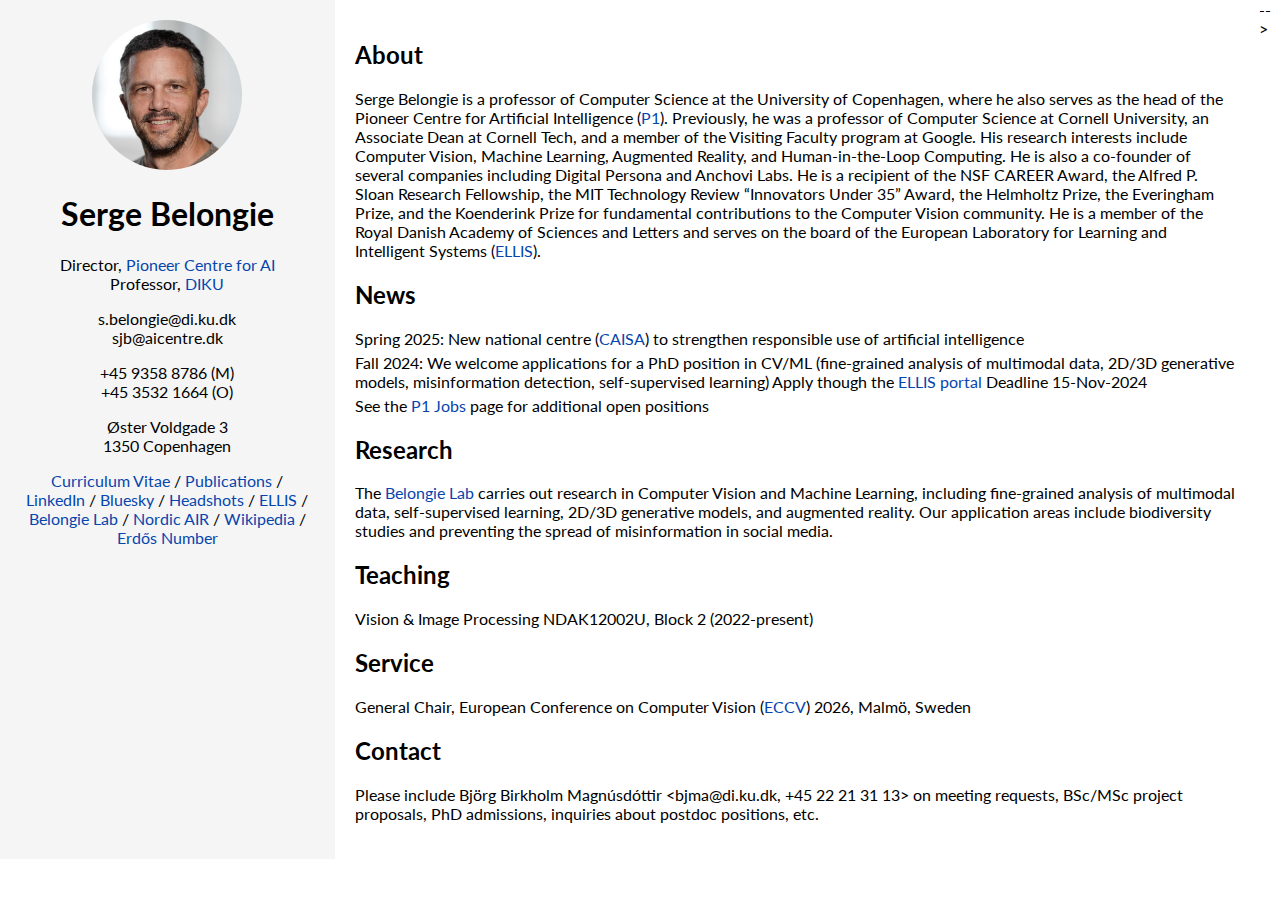
<file: index.html>
<!DOCTYPE html>
<html>
<head>
    <meta charset="utf-8">
    <title>Serge Belongie</title>
    <link rel="stylesheet" href="style.css">
    <link rel="icon" href="favicon.ico">
    <link href="https://fonts.googleapis.com/css2?family=Lato&display=swap" rel="stylesheet">
</head>
<body>
    <div id="container">
        <div id="left">
            <img src="profile.jpg" id="profile-pic" alt="Profile Photo">
            <h1>Serge Belongie</h1>
            <p>Director, <a href="https://aicentre.dk">Pioneer Centre for AI</a><br>
            Professor, <a href="https://di.ku.dk/english">DIKU</a></p>
            <p>s.belongie@di.ku.dk<br>sjb@aicentre.dk</p>
            <p>+45 9358 8786 (M)<br>+45 3532 1664 (O)</p>
            <p>Øster Voldgade 3<br>1350 Copenhagen</p>
            <p><p>
  <a href="https://docs.google.com/document/d/1Y8BQMmBZj_n_zfXUELg6UOIcSiPbxojVghoDfvK5Xrk/edit?tab=t.0">Curriculum Vitae</a> /
  <a href="https://scholar.google.com/citations?user=chD5XxkAAAAJ">Publications</a> /
  <a href="https://www.linkedin.com/in/sergebelongie">LinkedIn</a> /
  <a href="https://bsky.app/profile/serge.belongie.com">Bluesky</a> /
  <a href="https://drive.google.com/drive/folders/1GfoQ1w-aN1tDrvSp1qAvykU1Qu_48ZbJ">Headshots</a> /
  <a href="https://ellis.eu">ELLIS</a> /
  <a href="https://www.belongielab.org/">Belongie Lab</a> /
  <a href="https://www.nordicpartnership.ai">Nordic AIR</a> /
  <a href="https://en.m.wikipedia.org/wiki/Serge_Belongie">Wikipedia</a> /
  <a href="https://sites.google.com/oakland.edu/grossman/home/the-erdoes-number-project/the-erdoes-number-project-data-files/erdos2">Erdős Number</a>
</p>
        </div>
        <div id="right">
            <h2>About</h2>
            <p>Serge Belongie is a professor of Computer Science at the University of Copenhagen, where he also serves as the head of the Pioneer Centre for Artificial Intelligence (<a href="https://aicentre.dk">P1</a>). Previously, he was a professor of Computer Science at Cornell University, an Associate Dean at Cornell Tech, and a member of the Visiting Faculty program at Google. His research interests include Computer Vision, Machine Learning, Augmented Reality, and Human-in-the-Loop Computing. He is also a co-founder of several companies including Digital Persona and Anchovi Labs. He is a recipient of the NSF CAREER Award, the Alfred P. Sloan Research Fellowship, the MIT Technology Review “Innovators Under 35” Award, the Helmholtz Prize, the Everingham Prize, and the Koenderink  Prize for fundamental contributions to the Computer Vision community. He is a member of the Royal Danish Academy of Sciences and Letters and serves on the board of the European Laboratory for Learning and Intelligent Systems (<a href="https://ellis.eu">ELLIS</a>).

</p>
            <h2>News</h2>
            <ul>
                <li>Spring 2025: New national centre (<a href="https://science.ku.dk/english/press/news/2025/caisa-start/">CAISA</a>) to strengthen responsible use of artificial intelligence</li>
                <li>Fall 2024: We welcome applications for a PhD position in CV/ML (fine-grained analysis of multimodal data, 2D/3D generative models, misinformation detection, self-supervised learning) Apply though the <a href="https://ellis.eu/news/ellis-phd-program-call-for-applications-2024">ELLIS portal</a> Deadline 15-Nov-2024</li>
                <li>See the <a href="https://www.aicentre.dk/jobs">P1 Jobs</a> page for additional open positions</li>
            </ul>
            <h2>Research</h2>
            <p>The <a href="https://www.belongielab.org/">Belongie Lab</a> carries out research in Computer Vision and Machine Learning, including fine-grained analysis of multimodal data, self-supervised learning, 2D/3D generative models, and augmented reality. Our application areas include biodiversity studies and preventing the spread of misinformation in social media.</p>
            <h2>Teaching</h2>
            <p>Vision & Image Processing NDAK12002U, Block 2 (2022-present)</p>
            <h2>Service</h2>
            <p>General Chair, European Conference on Computer Vision (<a href="https://eccv.ecva.net/">ECCV</a>) 2026, Malmö, Sweden</p>
            <h2>Contact</h2>
            <p>Please include Björg Birkholm Magnúsdóttir &ltbjma@di.ku.dk, +45 22 21 31 13&gt on meeting requests, BSc/MSc project proposals, PhD admissions, inquiries about postdoc positions, etc.</p>
        </div>
    </div>
</body>
</html>
<!-- Original placeholder webpage that embedded the Google Doc:
<!DOCTYPE html>
<html>
<body>
<iframe src="https://docs.google.com/document/d/e/2PACX-1vQepQb2LRfYPvO4VnJ5yaNBhxWSh4SaplcERTU6nQfLIcrNbl1Z2-I8Gq4v0wdap8UcsEcq9rMgk-KA/pub?embedded=true" height="1200" width="100%" frameBorder="0"></iframe>
<!-- <a rel="me" href="https://ellis.social/@SergeBelongie">Mastodon</a> -->
</body>
</html>
-->
</file>
<file: style.css>
body {
    font-family: 'Lato', sans-serif;
    margin: 0;
    display: flex;
}
#container {
    display: flex;
    width: 100%;
}
#left {
    width: 25%;
    padding: 20px;
    background-color: #f5f5f5;
    text-align: center;
}
#right {
    width: 75%;
    padding: 20px;
}
#profile-pic {
    width: 150px;
    border-radius: 50%;
}
ul {
    list-style-type: none;
    padding: 0;
}
ul li {
    margin: 5px 0;
}

a {
  text-decoration: none;
  color: #0645AD; /* or keep it as 'blue' or any hex/RGB value you prefer */
}

a:hover {
  text-decoration: underline;
  color: #0b0080;
}
</file>
